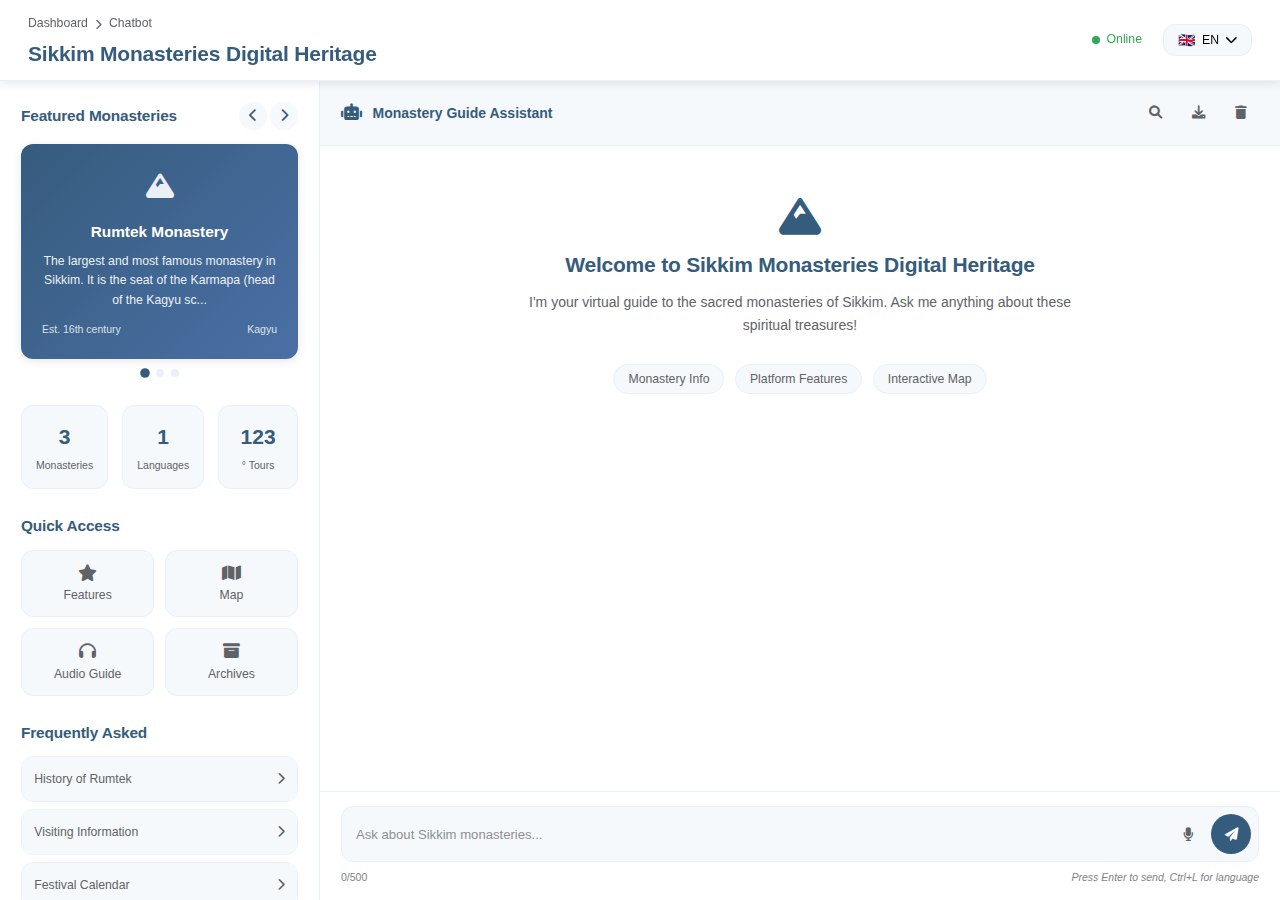
<file: index-chat.html>
<!DOCTYPE html>
<html lang="en">
<head>
    <meta charset="UTF-8">
    <meta name="viewport" content="width=device-width, initial-scale=1.0">
    <title>Sikkim Monasteries Digital Heritage</title>
    <link rel="stylesheet" href="style-chat.css">
    <link href="https://cdnjs.cloudflare.com/ajax/libs/font-awesome/6.0.0/css/all.min.css" rel="stylesheet">
</head>
<body>
    <!-- Main Container -->
    <div class="app-container">
        <!-- Header -->
        <header class="header">
            <div class="header-content">
                <div class="header-left">
                    <div class="breadcrumb">
                        <span>Dashboard</span>
                        <i class="fas fa-chevron-right"></i>
                        <span>Chatbot</span>
                    </div>
                    <h1>Sikkim Monasteries Digital Heritage</h1>
                </div>
                <div class="header-right">
                    <div class="status-indicator">
                        <div class="status-dot"></div>
                        <span>Online</span>
                    </div>
                    <div class="language-toggle">
                        <button id="language-btn" class="lang-btn">
                            <span class="flag">🇬🇧</span>
                            <span id="lang-text">EN</span>
                            <i class="fas fa-chevron-down"></i>
                        </button>
                    </div>
                </div>
            </div>
        </header>

        <!-- Main Content -->
        <div class="main-content">
            <!-- Sidebar -->
            <aside class="sidebar">
                <!-- Monastery Carousel -->
                <div class="monastery-carousel">
                    <div class="carousel-header">
                        <h3>Featured Monasteries</h3>
                        <div class="carousel-controls">
                            <button id="prev-btn" class="carousel-btn"><i class="fas fa-chevron-left"></i></button>
                            <button id="next-btn" class="carousel-btn"><i class="fas fa-chevron-right"></i></button>
                        </div>
                    </div>
                    <div class="carousel-container">
                        <div id="monastery-carousel" class="carousel-slides">
                            <!-- Monastery slides will be populated by JavaScript -->
                        </div>
                    </div>
                    <div class="carousel-dots">
                        <!-- Dots will be populated by JavaScript -->
                    </div>
                </div>

                <!-- Statistics -->
                <div class="stats-section">
                    <div class="stat-item">
                        <div class="stat-number" data-target="9">0</div>
                        <div class="stat-label">Monasteries</div>
                    </div>
                    <div class="stat-item">
                        <div class="stat-number" data-target="5">0</div>
                        <div class="stat-label">Languages</div>
                    </div>
                    <div class="stat-item">
                        <div class="stat-number" data-target="360">0</div>
                        <div class="stat-label">° Tours</div>
                    </div>
                </div>

                <!-- Quick Actions -->
                <div class="quick-actions">
                    <h3>Quick Access</h3>
                    <div class="action-buttons">
                        <button class="action-btn" data-query="features">
                            <i class="fas fa-star"></i>
                            <span>Features</span>
                        </button>
                        <button class="action-btn" data-query="map">
                            <i class="fas fa-map"></i>
                            <span>Map</span>
                        </button>
                        <button class="action-btn" data-query="audio guide">
                            <i class="fas fa-headphones"></i>
                            <span>Audio Guide</span>
                        </button>
                        <button class="action-btn" data-query="archives">
                            <i class="fas fa-archive"></i>
                            <span>Archives</span>
                        </button>
                    </div>
                </div>

                <!-- FAQ Section -->
                <div class="faq-section">
                    <h3>Frequently Asked</h3>
                    <div class="faq-items">
                        <div class="faq-item">
                            <div class="faq-question" data-query="What is the history of Rumtek Monastery?">
                                <span>History of Rumtek</span>
                                <i class="fas fa-chevron-right"></i>
                            </div>
                        </div>
                        <div class="faq-item">
                            <div class="faq-question" data-query="How can I visit the monasteries?">
                                <span>Visiting Information</span>
                                <i class="fas fa-chevron-right"></i>
                            </div>
                        </div>
                        <div class="faq-item">
                            <div class="faq-question" data-query="What festivals are celebrated?">
                                <span>Festival Calendar</span>
                                <i class="fas fa-chevron-right"></i>
                            </div>
                        </div>
                    </div>
                </div>
            </aside>

            <!-- Chat Area -->
            <main class="chat-area">
                <!-- Chat Header -->
                <div class="chat-header">
                    <div class="chat-title">
                        <i class="fas fa-robot"></i>
                        <span>Monastery Guide Assistant</span>
                    </div>
                    <div class="chat-actions">
                        <button id="search-btn" class="chat-action-btn" title="Search Messages">
                            <i class="fas fa-search"></i>
                        </button>
                        <button id="export-btn" class="chat-action-btn" title="Export Chat">
                            <i class="fas fa-download"></i>
                        </button>
                        <button id="clear-btn" class="chat-action-btn" title="Clear Chat">
                            <i class="fas fa-trash"></i>
                        </button>
                    </div>
                </div>

                <!-- Search Bar (Hidden by default) -->
                <div id="search-bar" class="search-bar hidden">
                    <input type="text" id="search-input" placeholder="Search messages...">
                    <button id="search-close" class="search-close">
                        <i class="fas fa-times"></i>
                    </button>
                </div>

                <!-- Chat Messages -->
                <div id="chat-messages" class="chat-messages">
                    <div class="welcome-message">
                        <div class="welcome-icon">
                            <i class="fas fa-mountain"></i>
                        </div>
                        <h2>Welcome to Sikkim Monasteries Digital Heritage</h2>
                        <p>I'm your virtual guide to the sacred monasteries of Sikkim. Ask me anything about these spiritual treasures!</p>
                        <div class="suggestion-chips">
                            <button class="suggestion-chip" data-query="Tell me about the monasteries">Monastery Info</button>
                            <button class="suggestion-chip" data-query="features">Platform Features</button>
                            <button class="suggestion-chip" data-query="map">Interactive Map</button>
                        </div>
                    </div>
                </div>

                <!-- Typing Indicator -->
                <div id="typing-indicator" class="typing-indicator hidden">
                    <div class="typing-avatar">
                        <i class="fas fa-robot"></i>
                    </div>
                    <div class="typing-dots">
                        <span></span>
                        <span></span>
                        <span></span>
                    </div>
                </div>

                <!-- Chat Input -->
                <div class="chat-input-area">
                    <div class="quick-suggestions" id="quick-suggestions" style="display: none;">
                        <!-- Suggestions will be populated by JavaScript -->
                    </div>
                    
                    <div class="input-container">
                        <div class="input-wrapper">
                            <input 
                                type="text" 
                                id="message-input" 
                                placeholder="Ask about Sikkim monasteries..." 
                                autocomplete="off"
                                maxlength="500"
                            >
                            <div class="input-actions">
                                <button id="voice-btn" class="input-action-btn" title="Voice Input">
                                    <i class="fas fa-microphone"></i>
                                </button>
                                <button id="send-btn" class="input-action-btn primary" title="Send Message">
                                    <i class="fas fa-paper-plane"></i>
                                </button>
                            </div>
                        </div>
                        <div class="input-footer">
                            <span id="char-counter" class="char-counter">0/500</span>
                            <span class="input-hint">Press Enter to send, Ctrl+L for language</span>
                        </div>
                    </div>
                </div>
            </main>
        </div>
    </div>

    <script src="app-chat.js"></script>
</body>
</html>
</file>
<file: style-chat.css>
:root {
  /* Primitive Color Tokens */
  --color-white: rgba(255, 255, 255, 1);
  --color-black: rgba(0, 0, 0, 1);
  --color-cream-50: rgba(252, 252, 249, 1);
  --color-cream-100: rgba(255, 255, 253, 1);
  --color-gray-200: rgba(245, 245, 245, 1);
  --color-gray-300: rgba(167, 169, 169, 1);
  --color-gray-400: rgba(119, 124, 124, 1);
  --color-slate-500: rgba(98, 108, 113, 1);
  --color-brown-600: rgba(94, 82, 64, 1);
  --color-charcoal-700: rgba(31, 33, 33, 1);
  --color-charcoal-800: rgba(38, 40, 40, 1);
  --color-slate-900: rgba(19, 52, 59, 1);
  --color-teal-300: rgba(50, 184, 198, 1);
  --color-teal-400: rgba(45, 166, 178, 1);
  --color-teal-500: rgba(33, 128, 141, 1);
  --color-teal-600: rgba(29, 116, 128, 1);
  --color-teal-700: rgba(26, 104, 115, 1);
  --color-teal-800: rgba(41, 150, 161, 1);
  --color-red-400: rgba(255, 84, 89, 1);
  --color-red-500: rgba(192, 21, 47, 1);
  --color-orange-400: rgba(230, 129, 97, 1);
  --color-orange-500: rgba(168, 75, 47, 1);

  /* RGB versions for opacity control */
  --color-brown-600-rgb: 94, 82, 64;
  --color-teal-500-rgb: 33, 128, 141;
  --color-slate-900-rgb: 19, 52, 59;
  --color-slate-500-rgb: 98, 108, 113;
  --color-red-500-rgb: 192, 21, 47;
  --color-red-400-rgb: 255, 84, 89;
  --color-orange-500-rgb: 168, 75, 47;
  --color-orange-400-rgb: 230, 129, 97;

  /* Background color tokens (Light Mode) */
  --color-bg-1: rgba(59, 130, 246, 0.08); /* Light blue */
  --color-bg-2: rgba(245, 158, 11, 0.08); /* Light yellow */
  --color-bg-3: rgba(34, 197, 94, 0.08); /* Light green */
  --color-bg-4: rgba(239, 68, 68, 0.08); /* Light red */
  --color-bg-5: rgba(147, 51, 234, 0.08); /* Light purple */
  --color-bg-6: rgba(249, 115, 22, 0.08); /* Light orange */
  --color-bg-7: rgba(236, 72, 153, 0.08); /* Light pink */
  --color-bg-8: rgba(6, 182, 212, 0.08); /* Light cyan */

  /* Semantic Color Tokens (Light Mode) */
  --color-background: var(--color-cream-50);
  --color-surface: var(--color-cream-100);
  --color-text: var(--color-slate-900);
  --color-text-secondary: var(--color-slate-500);
  --color-primary: var(--color-teal-500);
  --color-primary-hover: var(--color-teal-600);
  --color-primary-active: var(--color-teal-700);
  --color-secondary: rgba(var(--color-brown-600-rgb), 0.12);
  --color-secondary-hover: rgba(var(--color-brown-600-rgb), 0.2);
  --color-secondary-active: rgba(var(--color-brown-600-rgb), 0.25);
  --color-border: rgba(var(--color-brown-600-rgb), 0.2);
  --color-btn-primary-text: var(--color-cream-50);
  --color-card-border: rgba(var(--color-brown-600-rgb), 0.12);
  --color-card-border-inner: rgba(var(--color-brown-600-rgb), 0.12);
  --color-error: var(--color-red-500);
  --color-success: var(--color-teal-500);
  --color-warning: var(--color-orange-500);
  --color-info: var(--color-slate-500);
  --color-focus-ring: rgba(var(--color-teal-500-rgb), 0.4);
  --color-select-caret: rgba(var(--color-slate-900-rgb), 0.8);

  /* Common style patterns */
  --focus-ring: 0 0 0 3px var(--color-focus-ring);
  --focus-outline: 2px solid var(--color-primary);
  --status-bg-opacity: 0.15;
  --status-border-opacity: 0.25;
  --select-caret-light: url("data:image/svg+xml,%3Csvg xmlns='http://www.w3.org/2000/svg' width='16' height='16' viewBox='0 0 24 24' fill='none' stroke='%23134252' stroke-width='2' stroke-linecap='round' stroke-linejoin='round'%3E%3Cpolyline points='6 9 12 15 18 9'%3E%3C/polyline%3E%3C/svg%3E");
  --select-caret-dark: url("data:image/svg+xml,%3Csvg xmlns='http://www.w3.org/2000/svg' width='16' height='16' viewBox='0 0 24 24' fill='none' stroke='%23f5f5f5' stroke-width='2' stroke-linecap='round' stroke-linejoin='round'%3E%3Cpolyline points='6 9 12 15 18 9'%3E%3C/polyline%3E%3C/svg%3E");

  /* RGB versions for opacity control */
  --color-success-rgb: 33, 128, 141;
  --color-error-rgb: 192, 21, 47;
  --color-warning-rgb: 168, 75, 47;
  --color-info-rgb: 98, 108, 113;

  /* Typography */
  --font-family-base: "FKGroteskNeue", "Geist", "Inter", -apple-system,
    BlinkMacSystemFont, "Segoe UI", Roboto, sans-serif;
  --font-family-mono: "Berkeley Mono", ui-monospace, SFMono-Regular, Menlo,
    Monaco, Consolas, monospace;
  --font-size-xs: 11px;
  --font-size-sm: 12px;
  --font-size-base: 14px;
  --font-size-md: 14px;
  --font-size-lg: 16px;
  --font-size-xl: 18px;
  --font-size-2xl: 20px;
  --font-size-3xl: 24px;
  --font-size-4xl: 30px;
  --font-weight-normal: 400;
  --font-weight-medium: 500;
  --font-weight-semibold: 550;
  --font-weight-bold: 600;
  --line-height-tight: 1.2;
  --line-height-normal: 1.5;
  --letter-spacing-tight: -0.01em;

  /* Spacing */
  --space-0: 0;
  --space-1: 1px;
  --space-2: 2px;
  --space-4: 4px;
  --space-6: 6px;
  --space-8: 8px;
  --space-10: 10px;
  --space-12: 12px;
  --space-16: 16px;
  --space-20: 20px;
  --space-24: 24px;
  --space-32: 32px;

  /* Border Radius */
  --radius-sm: 6px;
  --radius-base: 8px;
  --radius-md: 10px;
  --radius-lg: 12px;
  --radius-full: 9999px;

  /* Shadows */
  --shadow-xs: 0 1px 2px rgba(0, 0, 0, 0.02);
  --shadow-sm: 0 1px 3px rgba(0, 0, 0, 0.04), 0 1px 2px rgba(0, 0, 0, 0.02);
  --shadow-md: 0 4px 6px -1px rgba(0, 0, 0, 0.04),
    0 2px 4px -1px rgba(0, 0, 0, 0.02);
  --shadow-lg: 0 10px 15px -3px rgba(0, 0, 0, 0.04),
    0 4px 6px -2px rgba(0, 0, 0, 0.02);
  --shadow-inset-sm: inset 0 1px 0 rgba(255, 255, 255, 0.15),
    inset 0 -1px 0 rgba(0, 0, 0, 0.03);

  /* Animation */
  --duration-fast: 150ms;
  --duration-normal: 250ms;
  --ease-standard: cubic-bezier(0.16, 1, 0.3, 1);

  /* Layout */
  --container-sm: 640px;
  --container-md: 768px;
  --container-lg: 1024px;
  --container-xl: 1280px;
}

/* Dark mode colors */
@media (prefers-color-scheme: dark) {
  :root {
    /* RGB versions for opacity control (Dark Mode) */
    --color-gray-400-rgb: 119, 124, 124;
    --color-teal-300-rgb: 50, 184, 198;
    --color-gray-300-rgb: 167, 169, 169;
    --color-gray-200-rgb: 245, 245, 245;

    /* Background color tokens (Dark Mode) */
    --color-bg-1: rgba(29, 78, 216, 0.15); /* Dark blue */
    --color-bg-2: rgba(180, 83, 9, 0.15); /* Dark yellow */
    --color-bg-3: rgba(21, 128, 61, 0.15); /* Dark green */
    --color-bg-4: rgba(185, 28, 28, 0.15); /* Dark red */
    --color-bg-5: rgba(107, 33, 168, 0.15); /* Dark purple */
    --color-bg-6: rgba(194, 65, 12, 0.15); /* Dark orange */
    --color-bg-7: rgba(190, 24, 93, 0.15); /* Dark pink */
    --color-bg-8: rgba(8, 145, 178, 0.15); /* Dark cyan */

    /* Semantic Color Tokens (Dark Mode) */
    --color-background: var(--color-charcoal-700);
    --color-surface: var(--color-charcoal-800);
    --color-text: var(--color-gray-200);
    --color-text-secondary: rgba(var(--color-gray-300-rgb), 0.7);
    --color-primary: var(--color-teal-300);
    --color-primary-hover: var(--color-teal-400);
    --color-primary-active: var(--color-teal-800);
    --color-secondary: rgba(var(--color-gray-400-rgb), 0.15);
    --color-secondary-hover: rgba(var(--color-gray-400-rgb), 0.25);
    --color-secondary-active: rgba(var(--color-gray-400-rgb), 0.3);
    --color-border: rgba(var(--color-gray-400-rgb), 0.3);
    --color-error: var(--color-red-400);
    --color-success: var(--color-teal-300);
    --color-warning: var(--color-orange-400);
    --color-info: var(--color-gray-300);
    --color-focus-ring: rgba(var(--color-teal-300-rgb), 0.4);
    --color-btn-primary-text: var(--color-slate-900);
    --color-card-border: rgba(var(--color-gray-400-rgb), 0.2);
    --color-card-border-inner: rgba(var(--color-gray-400-rgb), 0.15);
    --shadow-inset-sm: inset 0 1px 0 rgba(255, 255, 255, 0.1),
      inset 0 -1px 0 rgba(0, 0, 0, 0.15);
    --button-border-secondary: rgba(var(--color-gray-400-rgb), 0.2);
    --color-border-secondary: rgba(var(--color-gray-400-rgb), 0.2);
    --color-select-caret: rgba(var(--color-gray-200-rgb), 0.8);

    /* Common style patterns - updated for dark mode */
    --focus-ring: 0 0 0 3px var(--color-focus-ring);
    --focus-outline: 2px solid var(--color-primary);
    --status-bg-opacity: 0.15;
    --status-border-opacity: 0.25;
    --select-caret-light: url("data:image/svg+xml,%3Csvg xmlns='http://www.w3.org/2000/svg' width='16' height='16' viewBox='0 0 24 24' fill='none' stroke='%23134252' stroke-width='2' stroke-linecap='round' stroke-linejoin='round'%3E%3Cpolyline points='6 9 12 15 18 9'%3E%3C/polyline%3E%3C/svg%3E");
    --select-caret-dark: url("data:image/svg+xml,%3Csvg xmlns='http://www.w3.org/2000/svg' width='16' height='16' viewBox='0 0 24 24' fill='none' stroke='%23f5f5f5' stroke-width='2' stroke-linecap='round' stroke-linejoin='round'%3E%3Cpolyline points='6 9 12 15 18 9'%3E%3C/polyline%3E%3C/svg%3E");

    /* RGB versions for dark mode */
    --color-success-rgb: var(--color-teal-300-rgb);
    --color-error-rgb: var(--color-red-400-rgb);
    --color-warning-rgb: var(--color-orange-400-rgb);
    --color-info-rgb: var(--color-gray-300-rgb);
  }
}

/* Data attribute for manual theme switching */
[data-color-scheme="dark"] {
  /* RGB versions for opacity control (dark mode) */
  --color-gray-400-rgb: 119, 124, 124;
  --color-teal-300-rgb: 50, 184, 198;
  --color-gray-300-rgb: 167, 169, 169;
  --color-gray-200-rgb: 245, 245, 245;

  /* Colorful background palette - Dark Mode */
  --color-bg-1: rgba(29, 78, 216, 0.15); /* Dark blue */
  --color-bg-2: rgba(180, 83, 9, 0.15); /* Dark yellow */
  --color-bg-3: rgba(21, 128, 61, 0.15); /* Dark green */
  --color-bg-4: rgba(185, 28, 28, 0.15); /* Dark red */
  --color-bg-5: rgba(107, 33, 168, 0.15); /* Dark purple */
  --color-bg-6: rgba(194, 65, 12, 0.15); /* Dark orange */
  --color-bg-7: rgba(190, 24, 93, 0.15); /* Dark pink */
  --color-bg-8: rgba(8, 145, 178, 0.15); /* Dark cyan */

  /* Semantic Color Tokens (Dark Mode) */
  --color-background: var(--color-charcoal-700);
  --color-surface: var(--color-charcoal-800);
  --color-text: var(--color-gray-200);
  --color-text-secondary: rgba(var(--color-gray-300-rgb), 0.7);
  --color-primary: var(--color-teal-300);
  --color-primary-hover: var(--color-teal-400);
  --color-primary-active: var(--color-teal-800);
  --color-secondary: rgba(var(--color-gray-400-rgb), 0.15);
  --color-secondary-hover: rgba(var(--color-gray-400-rgb), 0.25);
  --color-secondary-active: rgba(var(--color-gray-400-rgb), 0.3);
  --color-border: rgba(var(--color-gray-400-rgb), 0.3);
  --color-error: var(--color-red-400);
  --color-success: var(--color-teal-300);
  --color-warning: var(--color-orange-400);
  --color-info: var(--color-gray-300);
  --color-focus-ring: rgba(var(--color-teal-300-rgb), 0.4);
  --color-btn-primary-text: var(--color-slate-900);
  --color-card-border: rgba(var(--color-gray-400-rgb), 0.15);
  --color-card-border-inner: rgba(var(--color-gray-400-rgb), 0.15);
  --shadow-inset-sm: inset 0 1px 0 rgba(255, 255, 255, 0.1),
    inset 0 -1px 0 rgba(0, 0, 0, 0.15);
  --color-border-secondary: rgba(var(--color-gray-400-rgb), 0.2);
  --color-select-caret: rgba(var(--color-gray-200-rgb), 0.8);

  /* Common style patterns - updated for dark mode */
  --focus-ring: 0 0 0 3px var(--color-focus-ring);
  --focus-outline: 2px solid var(--color-primary);
  --status-bg-opacity: 0.15;
  --status-border-opacity: 0.25;
  --select-caret-light: url("data:image/svg+xml,%3Csvg xmlns='http://www.w3.org/2000/svg' width='16' height='16' viewBox='0 0 24 24' fill='none' stroke='%23134252' stroke-width='2' stroke-linecap='round' stroke-linejoin='round'%3E%3Cpolyline points='6 9 12 15 18 9'%3E%3C/polyline%3E%3C/svg%3E");
  --select-caret-dark: url("data:image/svg+xml,%3Csvg xmlns='http://www.w3.org/2000/svg' width='16' height='16' viewBox='0 0 24 24' fill='none' stroke='%23f5f5f5' stroke-width='2' stroke-linecap='round' stroke-linejoin='round'%3E%3Cpolyline points='6 9 12 15 18 9'%3E%3C/polyline%3E%3C/svg%3E");

  /* RGB versions for dark mode */
  --color-success-rgb: var(--color-teal-300-rgb);
  --color-error-rgb: var(--color-red-400-rgb);
  --color-warning-rgb: var(--color-orange-400-rgb);
  --color-info-rgb: var(--color-gray-300-rgb);
}

[data-color-scheme="light"] {
  /* RGB versions for opacity control (light mode) */
  --color-brown-600-rgb: 94, 82, 64;
  --color-teal-500-rgb: 33, 128, 141;
  --color-slate-900-rgb: 19, 52, 59;

  /* Semantic Color Tokens (Light Mode) */
  --color-background: var(--color-cream-50);
  --color-surface: var(--color-cream-100);
  --color-text: var(--color-slate-900);
  --color-text-secondary: var(--color-slate-500);
  --color-primary: var(--color-teal-500);
  --color-primary-hover: var(--color-teal-600);
  --color-primary-active: var(--color-teal-700);
  --color-secondary: rgba(var(--color-brown-600-rgb), 0.12);
  --color-secondary-hover: rgba(var(--color-brown-600-rgb), 0.2);
  --color-secondary-active: rgba(var(--color-brown-600-rgb), 0.25);
  --color-border: rgba(var(--color-brown-600-rgb), 0.2);
  --color-btn-primary-text: var(--color-cream-50);
  --color-card-border: rgba(var(--color-brown-600-rgb), 0.12);
  --color-card-border-inner: rgba(var(--color-brown-600-rgb), 0.12);
  --color-error: var(--color-red-500);
  --color-success: var(--color-teal-500);
  --color-warning: var(--color-orange-500);
  --color-info: var(--color-slate-500);
  --color-focus-ring: rgba(var(--color-teal-500-rgb), 0.4);

  /* RGB versions for light mode */
  --color-success-rgb: var(--color-teal-500-rgb);
  --color-error-rgb: var(--color-red-500-rgb);
  --color-warning-rgb: var(--color-orange-500-rgb);
  --color-info-rgb: var(--color-slate-500-rgb);
}

/* Base styles */
html {
  font-size: var(--font-size-base);
  font-family: var(--font-family-base);
  line-height: var(--line-height-normal);
  color: var(--color-text);
  background-color: var(--color-background);
  -webkit-font-smoothing: antialiased;
  box-sizing: border-box;
}

body {
  margin: 0;
  padding: 0;
}

*,
*::before,
*::after {
  box-sizing: inherit;
}

/* Typography */
h1,
h2,
h3,
h4,
h5,
h6 {
  margin: 0;
  font-weight: var(--font-weight-semibold);
  line-height: var(--line-height-tight);
  color: var(--color-text);
  letter-spacing: var(--letter-spacing-tight);
}

h1 {
  font-size: var(--font-size-4xl);
}
h2 {
  font-size: var(--font-size-3xl);
}
h3 {
  font-size: var(--font-size-2xl);
}
h4 {
  font-size: var(--font-size-xl);
}
h5 {
  font-size: var(--font-size-lg);
}
h6 {
  font-size: var(--font-size-md);
}

p {
  margin: 0 0 var(--space-16) 0;
}

a {
  color: var(--color-primary);
  text-decoration: none;
  transition: color var(--duration-fast) var(--ease-standard);
}

a:hover {
  color: var(--color-primary-hover);
}

code,
pre {
  font-family: var(--font-family-mono);
  font-size: calc(var(--font-size-base) * 0.95);
  background-color: var(--color-secondary);
  border-radius: var(--radius-sm);
}

code {
  padding: var(--space-1) var(--space-4);
}

pre {
  padding: var(--space-16);
  margin: var(--space-16) 0;
  overflow: auto;
  border: 1px solid var(--color-border);
}

pre code {
  background: none;
  padding: 0;
}

/* Buttons */
.btn {
  display: inline-flex;
  align-items: center;
  justify-content: center;
  padding: var(--space-8) var(--space-16);
  border-radius: var(--radius-base);
  font-size: var(--font-size-base);
  font-weight: 500;
  line-height: 1.5;
  cursor: pointer;
  transition: all var(--duration-normal) var(--ease-standard);
  border: none;
  text-decoration: none;
  position: relative;
}

.btn:focus-visible {
  outline: none;
  box-shadow: var(--focus-ring);
}

.btn--primary {
  background: var(--color-primary);
  color: var(--color-btn-primary-text);
}

.btn--primary:hover {
  background: var(--color-primary-hover);
}

.btn--primary:active {
  background: var(--color-primary-active);
}

.btn--secondary {
  background: var(--color-secondary);
  color: var(--color-text);
}

.btn--secondary:hover {
  background: var(--color-secondary-hover);
}

.btn--secondary:active {
  background: var(--color-secondary-active);
}

.btn--outline {
  background: transparent;
  border: 1px solid var(--color-border);
  color: var(--color-text);
}

.btn--outline:hover {
  background: var(--color-secondary);
}

.btn--sm {
  padding: var(--space-4) var(--space-12);
  font-size: var(--font-size-sm);
  border-radius: var(--radius-sm);
}

.btn--lg {
  padding: var(--space-10) var(--space-20);
  font-size: var(--font-size-lg);
  border-radius: var(--radius-md);
}

.btn--full-width {
  width: 100%;
}

.btn:disabled {
  opacity: 0.5;
  cursor: not-allowed;
}

/* Form elements */
.form-control {
  display: block;
  width: 100%;
  padding: var(--space-8) var(--space-12);
  font-size: var(--font-size-md);
  line-height: 1.5;
  color: var(--color-text);
  background-color: var(--color-surface);
  border: 1px solid var(--color-border);
  border-radius: var(--radius-base);
  transition: border-color var(--duration-fast) var(--ease-standard),
    box-shadow var(--duration-fast) var(--ease-standard);
}

textarea.form-control {
  font-family: var(--font-family-base);
  font-size: var(--font-size-base);
}

select.form-control {
  padding: var(--space-8) var(--space-12);
  -webkit-appearance: none;
  -moz-appearance: none;
  appearance: none;
  background-image: var(--select-caret-light);
  background-repeat: no-repeat;
  background-position: right var(--space-12) center;
  background-size: 16px;
  padding-right: var(--space-32);
}

/* Add a dark mode specific caret */
@media (prefers-color-scheme: dark) {
  select.form-control {
    background-image: var(--select-caret-dark);
  }
}

/* Also handle data-color-scheme */
[data-color-scheme="dark"] select.form-control {
  background-image: var(--select-caret-dark);
}

[data-color-scheme="light"] select.form-control {
  background-image: var(--select-caret-light);
}

.form-control:focus {
  border-color: var(--color-primary);
  outline: var(--focus-outline);
}

.form-label {
  display: block;
  margin-bottom: var(--space-8);
  font-weight: var(--font-weight-medium);
  font-size: var(--font-size-sm);
}

.form-group {
  margin-bottom: var(--space-16);
}

/* Card component */
.card {
  background-color: var(--color-surface);
  border-radius: var(--radius-lg);
  border: 1px solid var(--color-card-border);
  box-shadow: var(--shadow-sm);
  overflow: hidden;
  transition: box-shadow var(--duration-normal) var(--ease-standard);
}

.card:hover {
  box-shadow: var(--shadow-md);
}

.card__body {
  padding: var(--space-16);
}

.card__header,
.card__footer {
  padding: var(--space-16);
  border-bottom: 1px solid var(--color-card-border-inner);
}

/* Status indicators - simplified with CSS variables */
.status {
  display: inline-flex;
  align-items: center;
  padding: var(--space-6) var(--space-12);
  border-radius: var(--radius-full);
  font-weight: var(--font-weight-medium);
  font-size: var(--font-size-sm);
}

.status--success {
  background-color: rgba(
    var(--color-success-rgb, 33, 128, 141),
    var(--status-bg-opacity)
  );
  color: var(--color-success);
  border: 1px solid
    rgba(var(--color-success-rgb, 33, 128, 141), var(--status-border-opacity));
}

.status--error {
  background-color: rgba(
    var(--color-error-rgb, 192, 21, 47),
    var(--status-bg-opacity)
  );
  color: var(--color-error);
  border: 1px solid
    rgba(var(--color-error-rgb, 192, 21, 47), var(--status-border-opacity));
}

.status--warning {
  background-color: rgba(
    var(--color-warning-rgb, 168, 75, 47),
    var(--status-bg-opacity)
  );
  color: var(--color-warning);
  border: 1px solid
    rgba(var(--color-warning-rgb, 168, 75, 47), var(--status-border-opacity));
}

.status--info {
  background-color: rgba(
    var(--color-info-rgb, 98, 108, 113),
    var(--status-bg-opacity)
  );
  color: var(--color-info);
  border: 1px solid
    rgba(var(--color-info-rgb, 98, 108, 113), var(--status-border-opacity));
}

/* Container layout */
.container {
  width: 100%;
  margin-right: auto;
  margin-left: auto;
  padding-right: var(--space-16);
  padding-left: var(--space-16);
}

@media (min-width: 640px) {
  .container {
    max-width: var(--container-sm);
  }
}
@media (min-width: 768px) {
  .container {
    max-width: var(--container-md);
  }
}
@media (min-width: 1024px) {
  .container {
    max-width: var(--container-lg);
  }
}
@media (min-width: 1280px) {
  .container {
    max-width: var(--container-xl);
  }
}

/* Utility classes */
.flex {
  display: flex;
}
.flex-col {
  flex-direction: column;
}
.items-center {
  align-items: center;
}
.justify-center {
  justify-content: center;
}
.justify-between {
  justify-content: space-between;
}
.gap-4 {
  gap: var(--space-4);
}
.gap-8 {
  gap: var(--space-8);
}
.gap-16 {
  gap: var(--space-16);
}

.m-0 {
  margin: 0;
}
.mt-8 {
  margin-top: var(--space-8);
}
.mb-8 {
  margin-bottom: var(--space-8);
}
.mx-8 {
  margin-left: var(--space-8);
  margin-right: var(--space-8);
}
.my-8 {
  margin-top: var(--space-8);
  margin-bottom: var(--space-8);
}

.p-0 {
  padding: 0;
}
.py-8 {
  padding-top: var(--space-8);
  padding-bottom: var(--space-8);
}
.px-8 {
  padding-left: var(--space-8);
  padding-right: var(--space-8);
}
.py-16 {
  padding-top: var(--space-16);
  padding-bottom: var(--space-16);
}
.px-16 {
  padding-left: var(--space-16);
  padding-right: var(--space-16);
}

.block {
  display: block;
}
.hidden {
  display: none;
}

/* Accessibility */
.sr-only {
  position: absolute;
  width: 1px;
  height: 1px;
  padding: 0;
  margin: -1px;
  overflow: hidden;
  clip: rect(0, 0, 0, 0);
  white-space: nowrap;
  border-width: 0;
}

:focus-visible {
  outline: var(--focus-outline);
  outline-offset: 2px;
}

/* Dark mode specifics */
[data-color-scheme="dark"] .btn--outline {
  border: 1px solid var(--color-border-secondary);
}

@font-face {
  font-family: 'FKGroteskNeue';
  src: url('https://r2cdn.perplexity.ai/fonts/FKGroteskNeue.woff2')
    format('woff2');
}

/* END PERPLEXITY DESIGN SYSTEM */
/* Enhanced Sikkim Monastery Chatbot Styles */
/* Maintaining original color scheme: accent: #355c7d, background: #f6f9fb */

* {
    margin: 0;
    padding: 0;
    box-sizing: border-box;
}

:root {
    --accent: #355c7d;
    --bg: #f6f9fb;
    --white: #ffffff;
    --light-gray: #e8f0fe;
    --dark-gray: #5f6368;
    --success: #34a853;
    --warning: #fbbc04;
    --error: #ea4335;
    --shadow: 0 2px 10px rgba(0,0,0,0.1);
    --shadow-lg: 0 8px 32px rgba(0,0,0,0.15);
    --border-radius: 12px;
    --transition: all 0.3s cubic-bezier(0.4, 0, 0.2, 1);
}

body {
    font-family: var(--font-family-base);
    background-color: var(--bg);
    color: #333;
    line-height: 1.6;
    overflow-x: hidden;
}

/* App Container */
.app-container {
    height: 100vh;
    display: flex;
    flex-direction: column;
}

/* Header */
.header {
    background: var(--white);
    border-bottom: 1px solid var(--light-gray);
    box-shadow: var(--shadow);
    z-index: 100;
}

.header-content {
    display: flex;
    justify-content: space-between;
    align-items: center;
    padding: 1rem 2rem;
    max-width: 1400px;
    margin: 0 auto;
}

.header-left h1 {
    color: var(--accent);
    font-size: 1.5rem;
    font-weight: 600;
    margin-top: 0.5rem;
}

.breadcrumb {
    display: flex;
    align-items: center;
    gap: 0.5rem;
    font-size: 0.875rem;
    color: var(--dark-gray);
    margin-bottom: 0.25rem;
}

.breadcrumb i {
    font-size: 0.75rem;
}

.header-right {
    display: flex;
    align-items: center;
    gap: 1.5rem;
}

.status-indicator {
    display: flex;
    align-items: center;
    gap: 0.5rem;
    color: var(--success);
    font-size: 0.875rem;
    font-weight: 500;
}

.status-dot {
    width: 8px;
    height: 8px;
    background: var(--success);
    border-radius: 50%;
    animation: pulse 2s infinite;
}

@keyframes pulse {
    0%, 100% { opacity: 1; }
    50% { opacity: 0.5; }
}

.language-toggle .lang-btn {
    display: flex;
    align-items: center;
    gap: 0.5rem;
    padding: 0.5rem 1rem;
    background: var(--bg);
    border: 1px solid var(--light-gray);
    border-radius: var(--border-radius);
    cursor: pointer;
    transition: var(--transition);
    font-size: 0.875rem;
}

.lang-btn:hover {
    background: var(--light-gray);
    transform: translateY(-1px);
}

.flag {
    font-size: 1rem;
}

/* Main Content */
.main-content {
    display: flex;
    flex: 1;
    height: calc(100vh - 80px);
    overflow: hidden;
}

/* Sidebar */
.sidebar {
    width: 320px;
    background: var(--white);
    border-right: 1px solid var(--light-gray);
    padding: 1.5rem;
    overflow-y: auto;
    box-shadow: var(--shadow);
}

.sidebar::-webkit-scrollbar {
    width: 4px;
}

.sidebar::-webkit-scrollbar-thumb {
    background: var(--accent);
    border-radius: 2px;
}

/* Monastery Carousel */
.monastery-carousel {
    margin-bottom: 2rem;
}

.carousel-header {
    display: flex;
    justify-content: space-between;
    align-items: center;
    margin-bottom: 1rem;
}

.carousel-header h3 {
    color: var(--accent);
    font-size: 1.1rem;
    font-weight: 600;
}

.carousel-controls {
    display: flex;
    gap: 0.25rem;
}

.carousel-btn {
    width: 28px;
    height: 28px;
    border: none;
    background: var(--bg);
    color: var(--accent);
    border-radius: 50%;
    cursor: pointer;
    transition: var(--transition);
    display: flex;
    align-items: center;
    justify-content: center;
}

.carousel-btn:hover {
    background: var(--accent);
    color: var(--white);
    transform: scale(1.1);
}

.carousel-container {
    position: relative;
    overflow: hidden;
    border-radius: var(--border-radius);
    box-shadow: var(--shadow);
}

.carousel-slides {
    display: flex;
    transition: transform 0.5s ease;
}

.carousel-slide {
    min-width: 100%;
    position: relative;
    background: linear-gradient(135deg, var(--accent), #4a6fa5);
    color: var(--white);
    padding: 1.5rem;
    text-align: center;
}

.monastery-icon {
    font-size: 2rem;
    margin-bottom: 0.75rem;
    opacity: 0.9;
}

.monastery-name {
    font-size: 1.1rem;
    font-weight: 600;
    margin-bottom: 0.5rem;
}

.monastery-info {
    font-size: 0.875rem;
    opacity: 0.9;
    margin-bottom: 0.75rem;
}

.monastery-meta {
    display: flex;
    justify-content: space-between;
    font-size: 0.75rem;
    opacity: 0.8;
}

.carousel-dots {
    display: flex;
    justify-content: center;
    gap: 0.5rem;
    margin-top: 0.75rem;
}

.carousel-dot {
    width: 8px;
    height: 8px;
    border-radius: 50%;
    background: var(--light-gray);
    cursor: pointer;
    transition: var(--transition);
}

.carousel-dot.active {
    background: var(--accent);
    transform: scale(1.2);
}

/* Statistics */
.stats-section {
    display: grid;
    grid-template-columns: repeat(3, 1fr);
    gap: 1rem;
    margin-bottom: 2rem;
}

.stat-item {
    text-align: center;
    padding: 1rem;
    background: var(--bg);
    border-radius: var(--border-radius);
    border: 1px solid var(--light-gray);
    transition: var(--transition);
}

.stat-item:hover {
    transform: translateY(-2px);
    box-shadow: var(--shadow);
}

.stat-number {
    font-size: 1.5rem;
    font-weight: 700;
    color: var(--accent);
    margin-bottom: 0.25rem;
}

.stat-label {
    font-size: 0.75rem;
    color: var(--dark-gray);
    font-weight: 500;
}

/* Quick Actions */
.quick-actions {
    margin-bottom: 2rem;
}

.quick-actions h3 {
    color: var(--accent);
    font-size: 1.1rem;
    font-weight: 600;
    margin-bottom: 1rem;
}

.action-buttons {
    display: grid;
    grid-template-columns: repeat(2, 1fr);
    gap: 0.75rem;
}

.action-btn {
    display: flex;
    flex-direction: column;
    align-items: center;
    gap: 0.5rem;
    padding: 1rem;
    background: var(--bg);
    border: 1px solid var(--light-gray);
    border-radius: var(--border-radius);
    cursor: pointer;
    transition: var(--transition);
    color: var(--dark-gray);
}

.action-btn:hover {
    background: var(--accent);
    color: var(--white);
    transform: translateY(-2px);
    box-shadow: var(--shadow);
}

.action-btn i {
    font-size: 1.2rem;
}

.action-btn span {
    font-size: 0.875rem;
    font-weight: 500;
}

/* FAQ Section */
.faq-section h3 {
    color: var(--accent);
    font-size: 1.1rem;
    font-weight: 600;
    margin-bottom: 1rem;
}

.faq-items {
    display: flex;
    flex-direction: column;
    gap: 0.5rem;
}

.faq-item {
    border: 1px solid var(--light-gray);
    border-radius: var(--border-radius);
    overflow: hidden;
}

.faq-question {
    display: flex;
    justify-content: space-between;
    align-items: center;
    padding: 0.875rem;
    background: var(--bg);
    cursor: pointer;
    transition: var(--transition);
    font-size: 0.875rem;
    color: var(--dark-gray);
}

.faq-question:hover {
    background: var(--light-gray);
    color: var(--accent);
}

/* Chat Area */
.chat-area {
    flex: 1;
    display: flex;
    flex-direction: column;
    background: var(--white);
}

.chat-header {
    display: flex;
    justify-content: space-between;
    align-items: center;
    padding: 1rem 1.5rem;
    border-bottom: 1px solid var(--light-gray);
    background: var(--bg);
}

.chat-title {
    display: flex;
    align-items: center;
    gap: 0.75rem;
    color: var(--accent);
    font-weight: 600;
}

.chat-title i {
    font-size: 1.2rem;
}

.chat-actions {
    display: flex;
    gap: 0.5rem;
}

.chat-action-btn {
    width: 36px;
    height: 36px;
    border: none;
    background: transparent;
    color: var(--dark-gray);
    border-radius: 50%;
    cursor: pointer;
    transition: var(--transition);
    display: flex;
    align-items: center;
    justify-content: center;
}

.chat-action-btn:hover {
    background: var(--light-gray);
    color: var(--accent);
}

/* Search Bar */
.search-bar {
    display: flex;
    align-items: center;
    padding: 0.75rem 1.5rem;
    background: var(--light-gray);
    border-bottom: 1px solid var(--light-gray);
}

.search-bar.hidden {
    display: none;
}

#search-input {
    flex: 1;
    padding: 0.5rem 1rem;
    border: none;
    border-radius: var(--border-radius);
    background: var(--white);
    font-size: 0.875rem;
}

#search-input:focus {
    outline: 2px solid var(--accent);
}

.search-close {
    margin-left: 0.75rem;
    background: none;
    border: none;
    color: var(--dark-gray);
    cursor: pointer;
    padding: 0.5rem;
}

/* Chat Messages */
.chat-messages {
    flex: 1;
    overflow-y: auto;
    padding: 1.5rem;
    scroll-behavior: smooth;
}

.chat-messages::-webkit-scrollbar {
    width: 6px;
}

.chat-messages::-webkit-scrollbar-thumb {
    background: var(--accent);
    border-radius: 3px;
}

.welcome-message {
    text-align: center;
    padding: 2rem;
    max-width: 600px;
    margin: 0 auto;
}

.welcome-icon {
    margin-bottom: 1rem;
}

.welcome-icon i {
    font-size: 3rem;
    color: var(--accent);
}

.welcome-message h2 {
    color: var(--accent);
    font-size: 1.5rem;
    margin-bottom: 1rem;
}

.welcome-message p {
    color: var(--dark-gray);
    font-size: 1rem;
    margin-bottom: 2rem;
}

.suggestion-chips {
    display: flex;
    gap: 0.75rem;
    justify-content: center;
    flex-wrap: wrap;
}

.suggestion-chip {
    padding: 0.5rem 1rem;
    background: var(--bg);
    border: 1px solid var(--light-gray);
    border-radius: 20px;
    cursor: pointer;
    transition: var(--transition);
    font-size: 0.875rem;
    color: var(--dark-gray);
}

.suggestion-chip:hover {
    background: var(--accent);
    color: var(--white);
    transform: translateY(-1px);
}

.message {
    display: flex;
    margin-bottom: 1.5rem;
    animation: fadeInUp 0.3s ease;
}

@keyframes fadeInUp {
    from {
        opacity: 0;
        transform: translateY(20px);
    }
    to {
        opacity: 1;
        transform: translateY(0);
    }
}

.message.user {
    justify-content: flex-end;
}

.message-avatar {
    width: 36px;
    height: 36px;
    border-radius: 50%;
    display: flex;
    align-items: center;
    justify-content: center;
    margin-right: 0.75rem;
    flex-shrink: 0;
}

.message.user .message-avatar {
    background: var(--accent);
    color: var(--white);
    margin-right: 0;
    margin-left: 0.75rem;
    order: 2;
}

.message.bot .message-avatar {
    background: var(--bg);
    color: var(--accent);
}

.message-content {
    max-width: 70%;
    position: relative;
}

.message-bubble {
    padding: 1rem 1.25rem;
    border-radius: var(--border-radius);
    position: relative;
    box-shadow: var(--shadow);
}

.message.user .message-bubble {
    background: var(--accent);
    color: var(--white);
}

.message.bot .message-bubble {
    background: var(--bg);
    color: #333;
}

.message-time {
    font-size: 0.75rem;
    opacity: 0.7;
    margin-top: 0.25rem;
}

.message.user .message-time {
    text-align: right;
}

.message-reactions {
    display: flex;
    gap: 0.25rem;
    margin-top: 0.5rem;
}

.reaction-btn {
    background: none;
    border: 1px solid var(--light-gray);
    border-radius: 16px;
    padding: 0.25rem 0.5rem;
    cursor: pointer;
    transition: var(--transition);
    font-size: 0.75rem;
}

.reaction-btn:hover,
.reaction-btn.active {
    background: var(--accent);
    color: var(--white);
    border-color: var(--accent);
}

/* Typing Indicator */
.typing-indicator {
    display: flex;
    align-items: center;
    padding: 1rem 1.5rem;
    animation: fadeInUp 0.3s ease;
}

.typing-indicator.hidden {
    display: none;
}

.typing-avatar {
    width: 36px;
    height: 36px;
    border-radius: 50%;
    background: var(--bg);
    color: var(--accent);
    display: flex;
    align-items: center;
    justify-content: center;
    margin-right: 0.75rem;
}

.typing-dots {
    display: flex;
    gap: 0.25rem;
    padding: 0.75rem 1rem;
    background: var(--bg);
    border-radius: var(--border-radius);
}

.typing-dots span {
    width: 6px;
    height: 6px;
    border-radius: 50%;
    background: var(--accent);
    animation: typing 1.4s infinite;
}

.typing-dots span:nth-child(2) {
    animation-delay: 0.2s;
}

.typing-dots span:nth-child(3) {
    animation-delay: 0.4s;
}

@keyframes typing {
    0%, 60%, 100% {
        transform: translateY(0);
        opacity: 0.4;
    }
    30% {
        transform: translateY(-10px);
        opacity: 1;
    }
}

/* Chat Input */
.chat-input-area {
    padding: 1rem 1.5rem;
    background: var(--white);
    border-top: 1px solid var(--light-gray);
}

.quick-suggestions {
    display: flex;
    gap: 0.5rem;
    margin-bottom: 0.75rem;
    flex-wrap: wrap;
}

.quick-suggestion {
    padding: 0.375rem 0.75rem;
    background: var(--bg);
    border: 1px solid var(--light-gray);
    border-radius: 16px;
    cursor: pointer;
    transition: var(--transition);
    font-size: 0.8125rem;
    color: var(--dark-gray);
}

.quick-suggestion:hover {
    background: var(--accent);
    color: var(--white);
}

.input-container {
    position: relative;
}

.input-wrapper {
    display: flex;
    align-items: stretch;
    background: var(--bg);
    border: 1px solid var(--light-gray);
    border-radius: var(--border-radius);
    transition: var(--transition);
}

.input-wrapper:focus-within {
    border-color: var(--accent);
    box-shadow: 0 0 0 3px rgba(53, 92, 125, 0.1);
}

#message-input {
    flex: 1;
    padding: 1rem;
    border: none;
    background: transparent;
    font-size: 0.9375rem;
    resize: none;
    outline: none;
}

#message-input::placeholder {
    color: var(--dark-gray);
    opacity: 0.7;
}

.input-actions {
    display: flex;
    align-items: center;
    padding: 0.5rem;
    gap: 0.25rem;
}

.input-action-btn {
    width: 40px;
    height: 40px;
    border: none;
    background: transparent;
    color: var(--dark-gray);
    border-radius: 50%;
    cursor: pointer;
    transition: var(--transition);
    display: flex;
    align-items: center;
    justify-content: center;
}

.input-action-btn:hover {
    background: var(--light-gray);
}

.input-action-btn.primary {
    background: var(--accent);
    color: var(--white);
}

.input-action-btn.primary:hover {
    background: #2a4a66;
    transform: scale(1.05);
}

.input-footer {
    display: flex;
    justify-content: space-between;
    align-items: center;
    margin-top: 0.5rem;
    font-size: 0.75rem;
    color: var(--dark-gray);
    opacity: 0.8;
}

.char-counter {
    font-weight: 500;
}

.input-hint {
    font-style: italic;
}

/* Responsive Design */
@media (max-width: 768px) {
    .header-content {
        padding: 1rem;
    }
    
    .header-left h1 {
        font-size: 1.25rem;
    }
    
    .sidebar {
        position: fixed;
        left: -320px;
        top: 80px;
        height: calc(100vh - 80px);
        z-index: 1000;
        transition: left 0.3s ease;
    }
    
    .sidebar.open {
        left: 0;
    }
    
    .main-content {
        flex-direction: column;
    }
    
    .chat-area {
        width: 100%;
    }
    
    .action-buttons {
        grid-template-columns: 1fr;
    }
    
    .stats-section {
        grid-template-columns: repeat(2, 1fr);
    }
    
    .message-content {
        max-width: 85%;
    }
    
    .suggestion-chips {
        flex-direction: column;
        align-items: center;
    }
}

/* Accessibility */
@media (prefers-reduced-motion: reduce) {
    *, *::before, *::after {
        animation-duration: 0.01ms !important;
        animation-iteration-count: 1 !important;
        transition-duration: 0.01ms !important;
    }
}

/* Focus styles for keyboard navigation */
button:focus-visible,
input:focus-visible {
    outline: 2px solid var(--accent);
    outline-offset: 2px;
}

/* Loading states */
.loading {
    opacity: 0.7;
    pointer-events: none;
}

.btn-loading {
    position: relative;
}

.btn-loading::after {
    content: '';
    position: absolute;
    width: 16px;
    height: 16px;
    border: 2px solid transparent;
    border-top: 2px solid currentColor;
    border-radius: 50%;
    animation: spin 1s linear infinite;
}

@keyframes spin {
    to {
        transform: rotate(360deg);
    }
}
</file>
